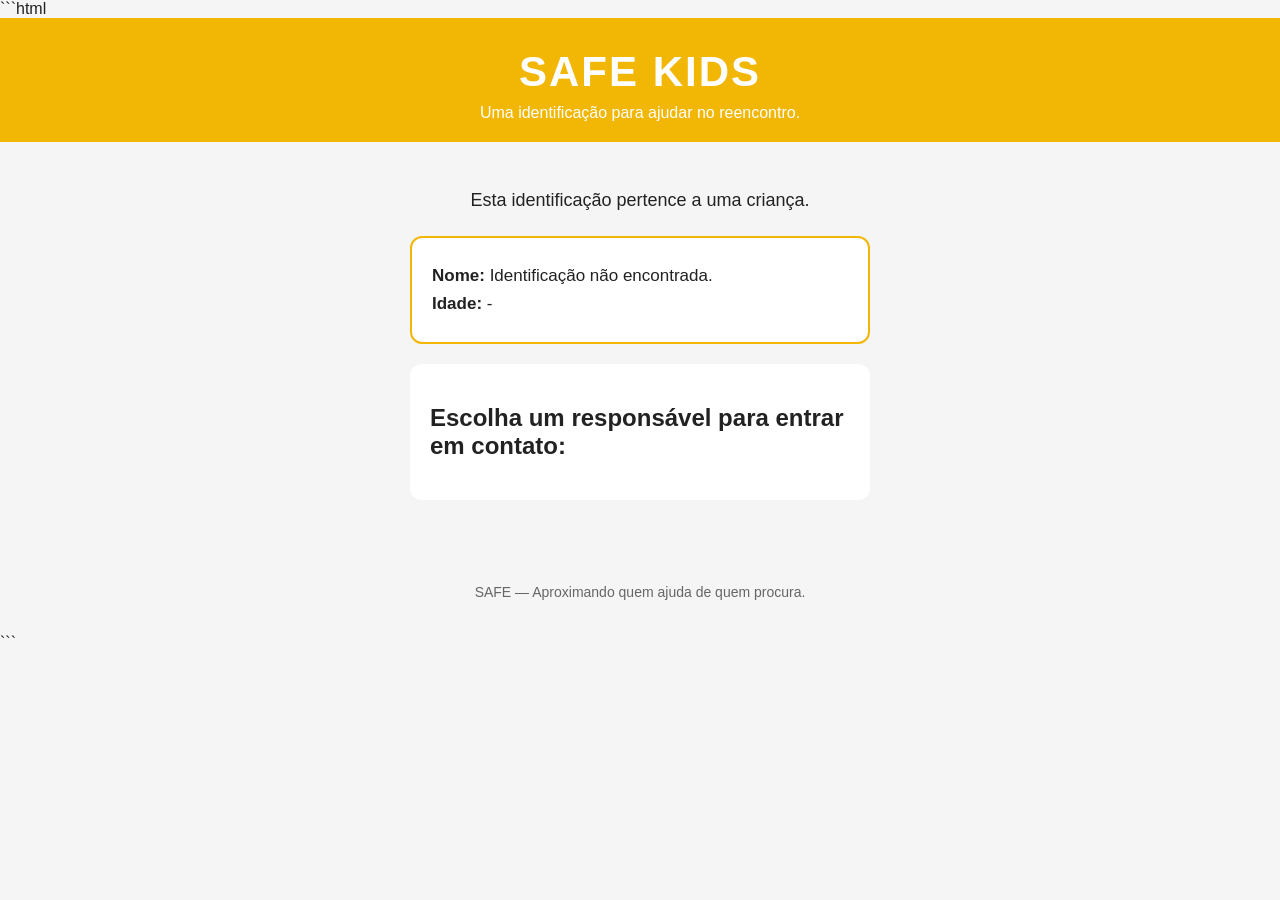
<file: index.html>
```html
<!DOCTYPE html>
<html lang="pt-BR">

<head>
    <meta charset="UTF-8">
    <meta name="viewport" content="width=device-width, initial-scale=1.0">
    <title>SAFE KIDS</title>
    <link rel="stylesheet" href="style.css">
</head>

<body>

    <header>

        <h1>SAFE KIDS</h1>

        <p>
            Uma identificação para ajudar no reencontro.
        </p>

    </header>


    <main>

        <p>
            Esta identificação pertence a uma criança.
        </p>


        <!-- DADOS DA CRIANÇA -->

        <section class="dados-crianca">

            <p>
                <strong>Nome:</strong>
                <span id="nome-crianca">
                    -
                </span>
            </p>

            <p>
                <strong>Idade:</strong>
                <span id="idade-crianca">
                    -
                </span>
            </p>

        </section>


        <!-- RESPONSÁVEIS -->

        <section>

            <h2>
                Escolha um responsável para entrar em contato:
            </h2>

            <div id="lista-responsaveis">

            </div>

        </section>


    </main>


    <footer>

        <p>
            SAFE — Aproximando quem ajuda de quem procura.
        </p>

    </footer>


    <script>

        function carregarIdentificacao() {

            const dadosSalvos =
                localStorage.getItem(
                    "safeKidsIdentificacao"
                );


            if (!dadosSalvos) {

                document.getElementById(
                    "nome-crianca"
                ).textContent =
                    "Identificação não encontrada.";

                return;

            }


            const identificacao =
                JSON.parse(dadosSalvos);


            // Verifica se a identificação está ativa

            if (!identificacao.ativa) {

                document.getElementById(
                    "nome-crianca"
                ).textContent =
                    "Identificação inativa.";

                return;

            }


            // CRIANÇA

            document.getElementById(
                "nome-crianca"
            ).textContent =
                identificacao.crianca.nome;


            document.getElementById(
                "idade-crianca"
            ).textContent =
                identificacao.crianca.idade +
                " anos";


            // RESPONSÁVEIS

            const lista =
                document.getElementById(
                    "lista-responsaveis"
                );

            lista.innerHTML = "";


            adicionarResponsavel(
                lista,
                identificacao.responsaveis.pai
            );


            adicionarResponsavel(
                lista,
                identificacao.responsaveis.mae
            );


            if (
                identificacao.responsaveis.outro
            ) {

                adicionarResponsavel(
                    lista,
                    identificacao.responsaveis.outro
                );

            }

        }


        function adicionarResponsavel(
            lista,
            responsavel
        ) {

            if (
                !responsavel ||
                !responsavel.nome
            ) {

                return;

            }


            const celular =
                (responsavel.celular || "")
                .replace(/\D/g, "");


            const whatsapp =
                (responsavel.whatsapp || "")
                .replace(/\D/g, "");


            const contato =
                document.createElement(
                    "section"
                );


            contato.innerHTML = `

                <p>
                    <strong>
                        ${responsavel.tipo}
                    </strong>
                </p>

                <p>
                    ${responsavel.nome}
                </p>

                <button
                    type="button"
                    onclick="ligar('${celular}')"
                >
                    📞 LIGAR PARA ${responsavel.nome.toUpperCase()}
                </button>

                <button
                    type="button"
                    onclick="abrirWhatsApp('${whatsapp}')"
                >
                    💬 ENVIAR WHATSAPP
                </button>

            `;


            lista.appendChild(
                contato
            );

        }


        function ligar(numero) {

            if (!numero) {

                alert(
                    "Número de telefone não cadastrado."
                );

                return;

            }


            window.location.href =
                "tel:" + numero;

        }


        function abrirWhatsApp(numero) {

            if (!numero) {

                alert(
                    "Número de WhatsApp não cadastrado."
                );

                return;

            }


            window.open(
                "https://wa.me/55" + numero,
                "_blank"
            );

        }


        carregarIdentificacao();

    </script>

</body>

</html>
```
</file>
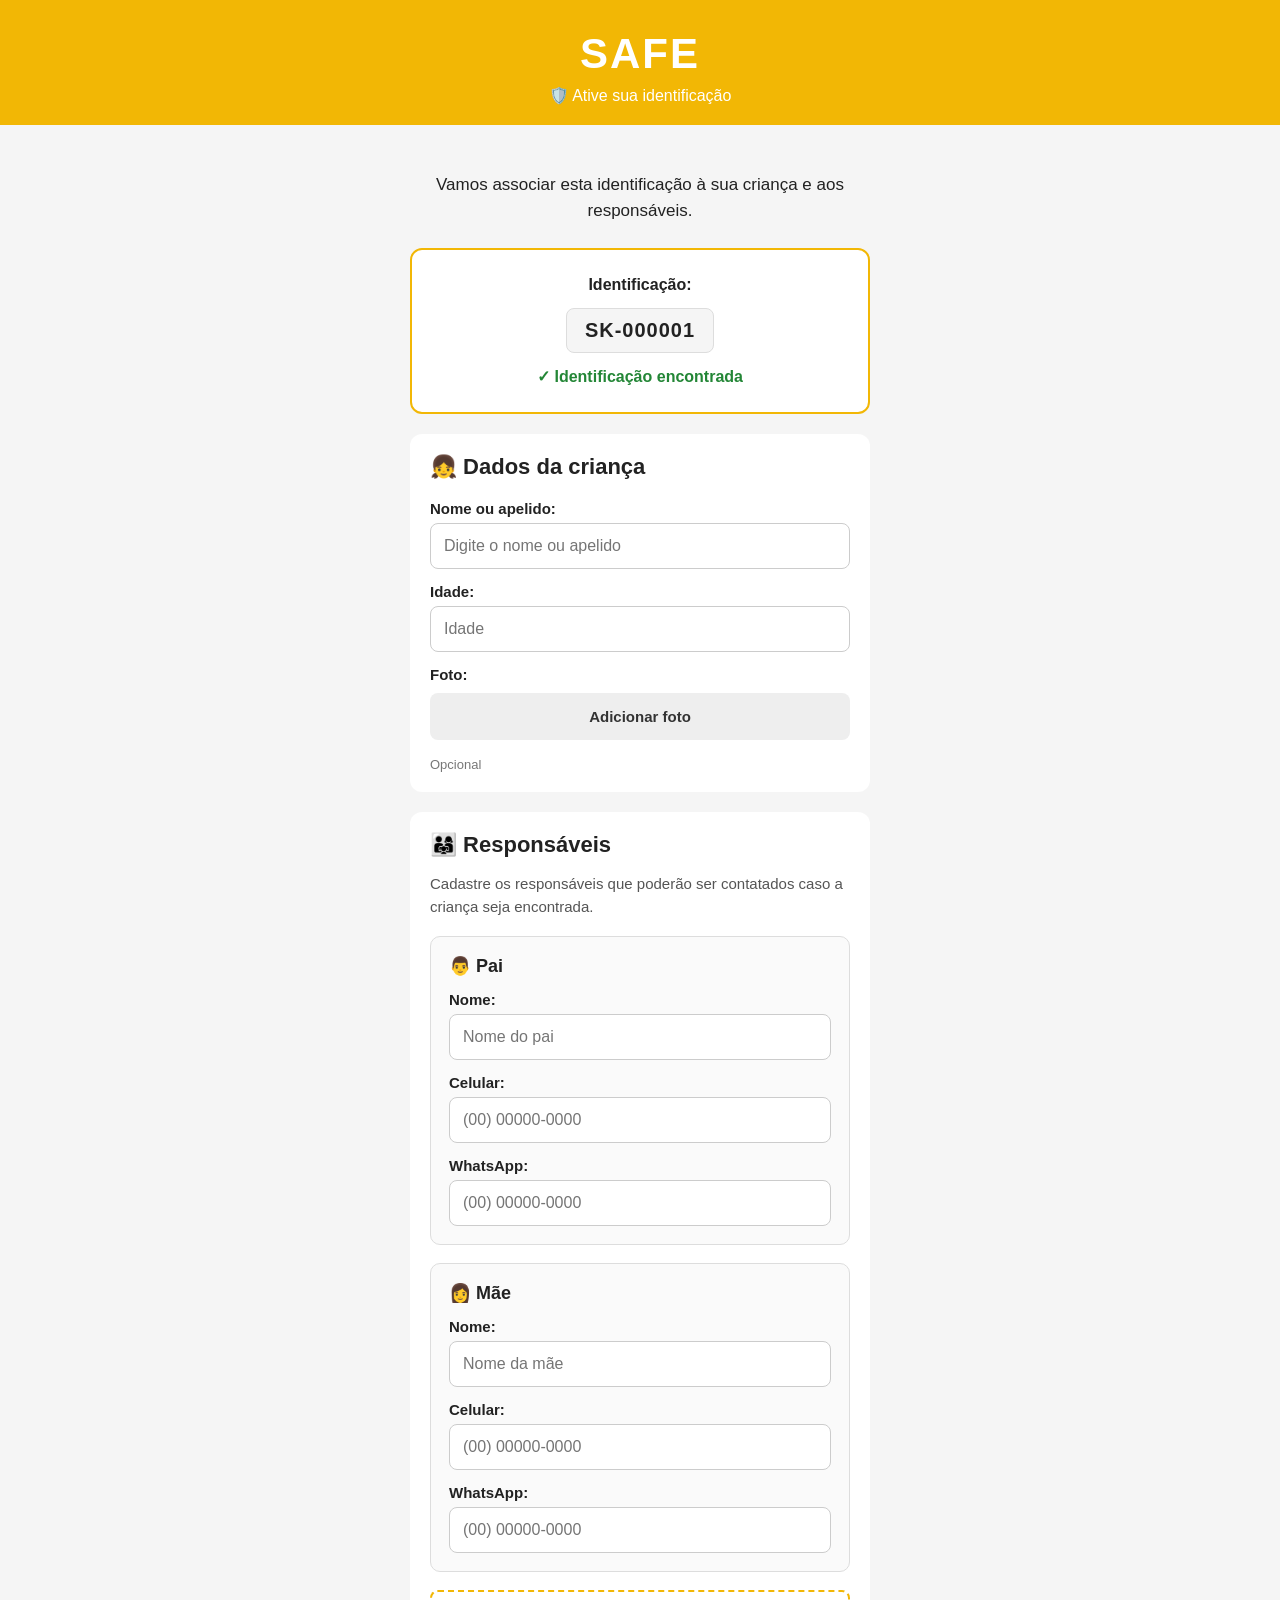
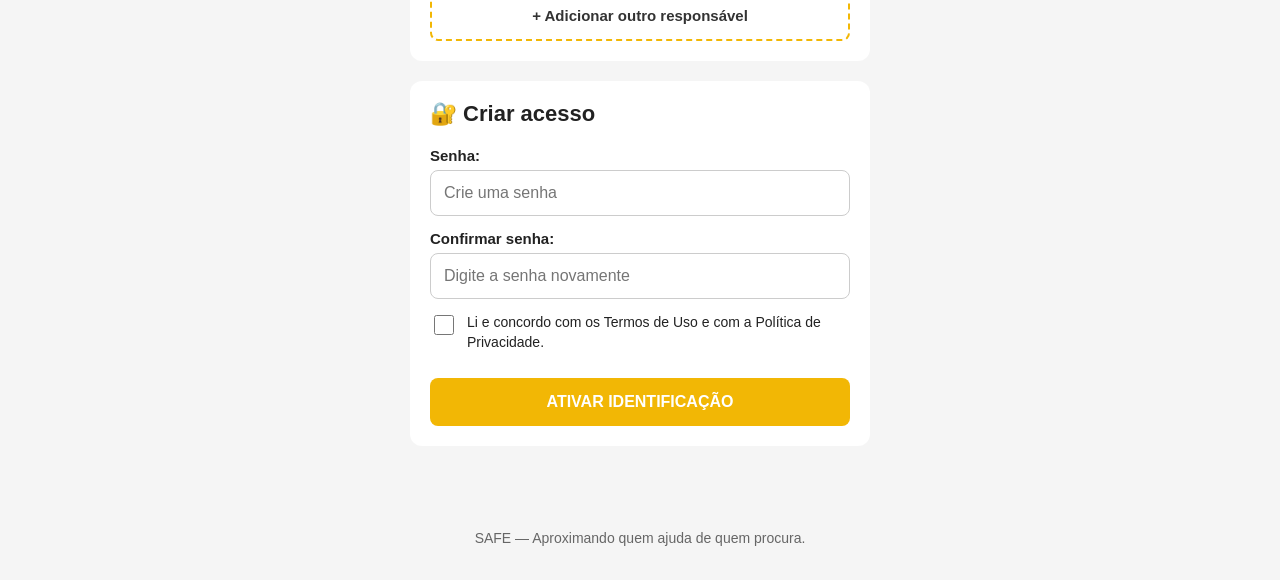
<file: ativar.html>
<!DOCTYPE html>
<html lang="pt-BR">

<head>
    <meta charset="UTF-8">
    <meta name="viewport" content="width=device-width, initial-scale=1.0">
    <title>Ativar Identificação — SAFE KIDS</title>
    <link rel="stylesheet" href="style.css">
</head>

<body>

    <header>
        <h1>SAFE</h1>
        <p>🛡️ Ative sua identificação</p>
    </header>


    <main>

        <p class="intro">
            Vamos associar esta identificação à sua criança e aos responsáveis.
        </p>


        <!-- IDENTIFICAÇÃO -->

        <section class="identificacao">

            <p>
                <strong>Identificação:</strong>
            </p>

            <div class="codigo">
                SK-000001
            </div>

            <p class="encontrada">
                ✓ Identificação encontrada
            </p>

        </section>


        <!-- DADOS DA CRIANÇA -->

        <section class="formulario">

            <h2>👧 Dados da criança</h2>


            <label for="nome-crianca">
                Nome ou apelido:
            </label>

            <input
                type="text"
                id="nome-crianca"
                placeholder="Digite o nome ou apelido"
            >


            <label for="idade">
                Idade:
            </label>

            <input
                type="number"
                id="idade"
                placeholder="Idade"
                min="0"
                max="18"
            >


            <label>
                Foto:
            </label>

            <button
                type="button"
                class="botao-secundario"
            >
                Adicionar foto
            </button>

            <p class="opcional">
                Opcional
            </p>

        </section>


        <!-- RESPONSÁVEIS -->

        <section class="formulario">

            <h2>👨‍👩‍👧 Responsáveis</h2>

            <p class="orientacao">
                Cadastre os responsáveis que poderão ser contatados
                caso a criança seja encontrada.
            </p>


            <!-- PAI -->

            <div class="responsavel">

                <h3>👨 Pai</h3>


                <label for="pai-nome">
                    Nome:
                </label>

                <input
                    type="text"
                    id="pai-nome"
                    placeholder="Nome do pai"
                >


                <label for="pai-celular">
                    Celular:
                </label>

                <input
                    type="tel"
                    id="pai-celular"
                    placeholder="(00) 00000-0000"
                    maxlength="15"
                    oninput="formatarTelefone(this)"
                >


                <label for="pai-whatsapp">
                    WhatsApp:
                </label>

                <input
                    type="tel"
                    id="pai-whatsapp"
                    placeholder="(00) 00000-0000"
                    maxlength="15"
                    oninput="formatarTelefone(this)"
                >

            </div>


            <!-- MÃE -->

            <div class="responsavel">

                <h3>👩 Mãe</h3>


                <label for="mae-nome">
                    Nome:
                </label>

                <input
                    type="text"
                    id="mae-nome"
                    placeholder="Nome da mãe"
                >


                <label for="mae-celular">
                    Celular:
                </label>

                <input
                    type="tel"
                    id="mae-celular"
                    placeholder="(00) 00000-0000"
                    maxlength="15"
                    oninput="formatarTelefone(this)"
                >


                <label for="mae-whatsapp">
                    WhatsApp:
                </label>

                <input
                    type="tel"
                    id="mae-whatsapp"
                    placeholder="(00) 00000-0000"
                    maxlength="15"
                    oninput="formatarTelefone(this)"
                >

            </div>


            <!-- OUTRO RESPONSÁVEL -->

            <div id="outros-responsaveis"></div>


            <button
                type="button"
                class="botao-adicionar"
                id="botao-adicionar"
                onclick="adicionarResponsavel()"
            >
                + Adicionar outro responsável
            </button>

        </section>


        <!-- CRIAR ACESSO -->

        <section class="formulario">

            <h2>🔐 Criar acesso</h2>


            <label for="senha">
                Senha:
            </label>

            <input
                type="password"
                id="senha"
                placeholder="Crie uma senha"
            >


            <label for="confirmar-senha">
                Confirmar senha:
            </label>

            <input
                type="password"
                id="confirmar-senha"
                placeholder="Digite a senha novamente"
            >


            <label class="termos">

                <input
                    type="checkbox"
                    id="aceite"
                >

                <span>
                    Li e concordo com os Termos de Uso e com a
                    Política de Privacidade.
                </span>

            </label>


            <button
                type="button"
                class="botao-ativar"
                onclick="ativarIdentificacao()"
            >
                ATIVAR IDENTIFICAÇÃO
            </button>

        </section>

    </main>


    <footer>

        <p>
            SAFE — Aproximando quem ajuda de quem procura.
        </p>

    </footer>


    <script>

        // =========================================
        // CONTADOR DE RESPONSÁVEIS
        // =========================================

        let contadorResponsaveis = 0;


        // =========================================
        // FORMATAÇÃO DOS TELEFONES
        // =========================================

        function formatarTelefone(campo) {

            const posicaoOriginal =
                campo.selectionStart;

            const valorOriginal =
                campo.value;

            const numerosAntes =
                valorOriginal
                    .substring(0, posicaoOriginal)
                    .replace(/\D/g, "")
                    .length;

            let numeros =
                valorOriginal.replace(/\D/g, "");

            numeros =
                numeros.substring(0, 11);


            let formatado = "";


            if (numeros.length <= 2) {

                formatado = numeros;

            } else if (numeros.length <= 7) {

                formatado =
                    "(" +
                    numeros.substring(0, 2) +
                    ") " +
                    numeros.substring(2);

            } else {

                formatado =
                    "(" +
                    numeros.substring(0, 2) +
                    ") " +
                    numeros.substring(2, 7) +
                    "-" +
                    numeros.substring(7);

            }


            campo.value = formatado;


            let novaPosicao = 0;
            let quantidadeNumeros = 0;


            for (
                let i = 0;
                i < formatado.length;
                i++
            ) {

                if (/\d/.test(formatado[i])) {

                    quantidadeNumeros++;

                }


                if (
                    quantidadeNumeros >=
                    numerosAntes
                ) {

                    novaPosicao = i + 1;

                    break;

                }

            }


            if (
                numerosAntes >=
                numeros.length
            ) {

                novaPosicao =
                    formatado.length;

            }


            campo.setSelectionRange(
                novaPosicao,
                novaPosicao
            );

        }


        // =========================================
        // ADICIONAR OUTRO RESPONSÁVEL
        // =========================================

        function adicionarResponsavel() {

            if (
                contadorResponsaveis >= 1
            ) {

                return;

            }


            contadorResponsaveis++;


            const container =
                document.getElementById(
                    "outros-responsaveis"
                );


            const novoResponsavel =
                document.createElement("div");


            novoResponsavel.className =
                "responsavel";


            novoResponsavel.innerHTML = `

                <h3>👤 Outro responsável</h3>


                <label>
                    Nome:
                </label>

                <input
                    type="text"
                    id="outro-nome"
                    placeholder="Nome do responsável"
                >


                <label>
                    Parentesco:
                </label>

                <input
                    type="text"
                    id="outro-parentesco"
                    placeholder="Ex.: Avó, tio, responsável"
                >


                <label>
                    Celular:
                </label>

                <input
                    type="tel"
                    id="outro-celular"
                    placeholder="(00) 00000-0000"
                    maxlength="15"
                    oninput="formatarTelefone(this)"
                >


                <label>
                    WhatsApp:
                </label>

                <input
                    type="tel"
                    id="outro-whatsapp"
                    placeholder="(00) 00000-0000"
                    maxlength="15"
                    oninput="formatarTelefone(this)"
                >

            `;


            container.appendChild(
                novoResponsavel
            );


            document
                .getElementById(
                    "botao-adicionar"
                )
                .style.display = "none";

        }


        // =========================================
        // PEGAR VALOR DO CAMPO
        // =========================================

        function pegarValor(id) {

            const campo =
                document.getElementById(id);

            if (!campo) {

                return "";

            }

            return campo.value.trim();

        }


        // =========================================
        // ATIVAR IDENTIFICAÇÃO
        // =========================================

        function ativarIdentificacao() {

            const senha =
                pegarValor("senha");


            const confirmarSenha =
                pegarValor("confirmar-senha");


            const aceite =
                document.getElementById(
                    "aceite"
                ).checked;


            // Verificar senha

            if (
                senha === "" ||
                confirmarSenha === ""
            ) {

                alert(
                    "Digite e confirme sua senha."
                );

                return;

            }


            // Verificar confirmação

            if (
                senha !== confirmarSenha
            ) {

                alert(
                    "As senhas não são iguais."
                );

                return;

            }


            // Verificar termos

            if (!aceite) {

                alert(
                    "É necessário aceitar os Termos de Uso e a Política de Privacidade."
                );

                return;

            }


            // =====================================
            // MONTAR DADOS DA CRIANÇA
            // =====================================

            const dadosCrianca = {

                nome:
                    pegarValor("nome-crianca"),

                idade:
                    pegarValor("idade")

            };


            // =====================================
            // MONTAR DADOS DO PAI
            // =====================================

            const pai = {

                tipo: "Pai",

                nome:
                    pegarValor("pai-nome"),

                celular:
                    pegarValor("pai-celular"),

                whatsapp:
                    pegarValor("pai-whatsapp")

            };


            // =====================================
            // MONTAR DADOS DA MÃE
            // =====================================

            const mae = {

                tipo: "Mãe",

                nome:
                    pegarValor("mae-nome"),

                celular:
                    pegarValor("mae-celular"),

                whatsapp:
                    pegarValor("mae-whatsapp")

            };


            // =====================================
            // OUTRO RESPONSÁVEL
            // =====================================

            let outro = null;


            if (
                contadorResponsaveis >= 1
            ) {

                outro = {

                    tipo:
                        "Outro responsável",

                    nome:
                        pegarValor("outro-nome"),

                    parentesco:
                        pegarValor(
                            "outro-parentesco"
                        ),

                    celular:
                        pegarValor(
                            "outro-celular"
                        ),

                    whatsapp:
                        pegarValor(
                            "outro-whatsapp"
                        )

                };

            }


            // =====================================
            // DADOS COMPLETOS DA IDENTIFICAÇÃO
            // =====================================

            const identificacao = {

                codigo: "SK-000001",

                ativa: true,

                crianca:
                    dadosCrianca,

                responsaveis: {

                    pai:
                        pai,

                    mae:
                        mae,

                    outro:
                        outro

                }

            };


            // =====================================
            // GUARDAR OS DADOS NO NAVEGADOR
            // =====================================

            localStorage.setItem(
                "safeKidsIdentificacao",
                JSON.stringify(
                    identificacao
                )
            );


            // =====================================
            // IR PARA A TELA 3
            // =====================================

            window.location.href =
                "sucesso.html";

        }

    </script>

</body>

</html>
</file>
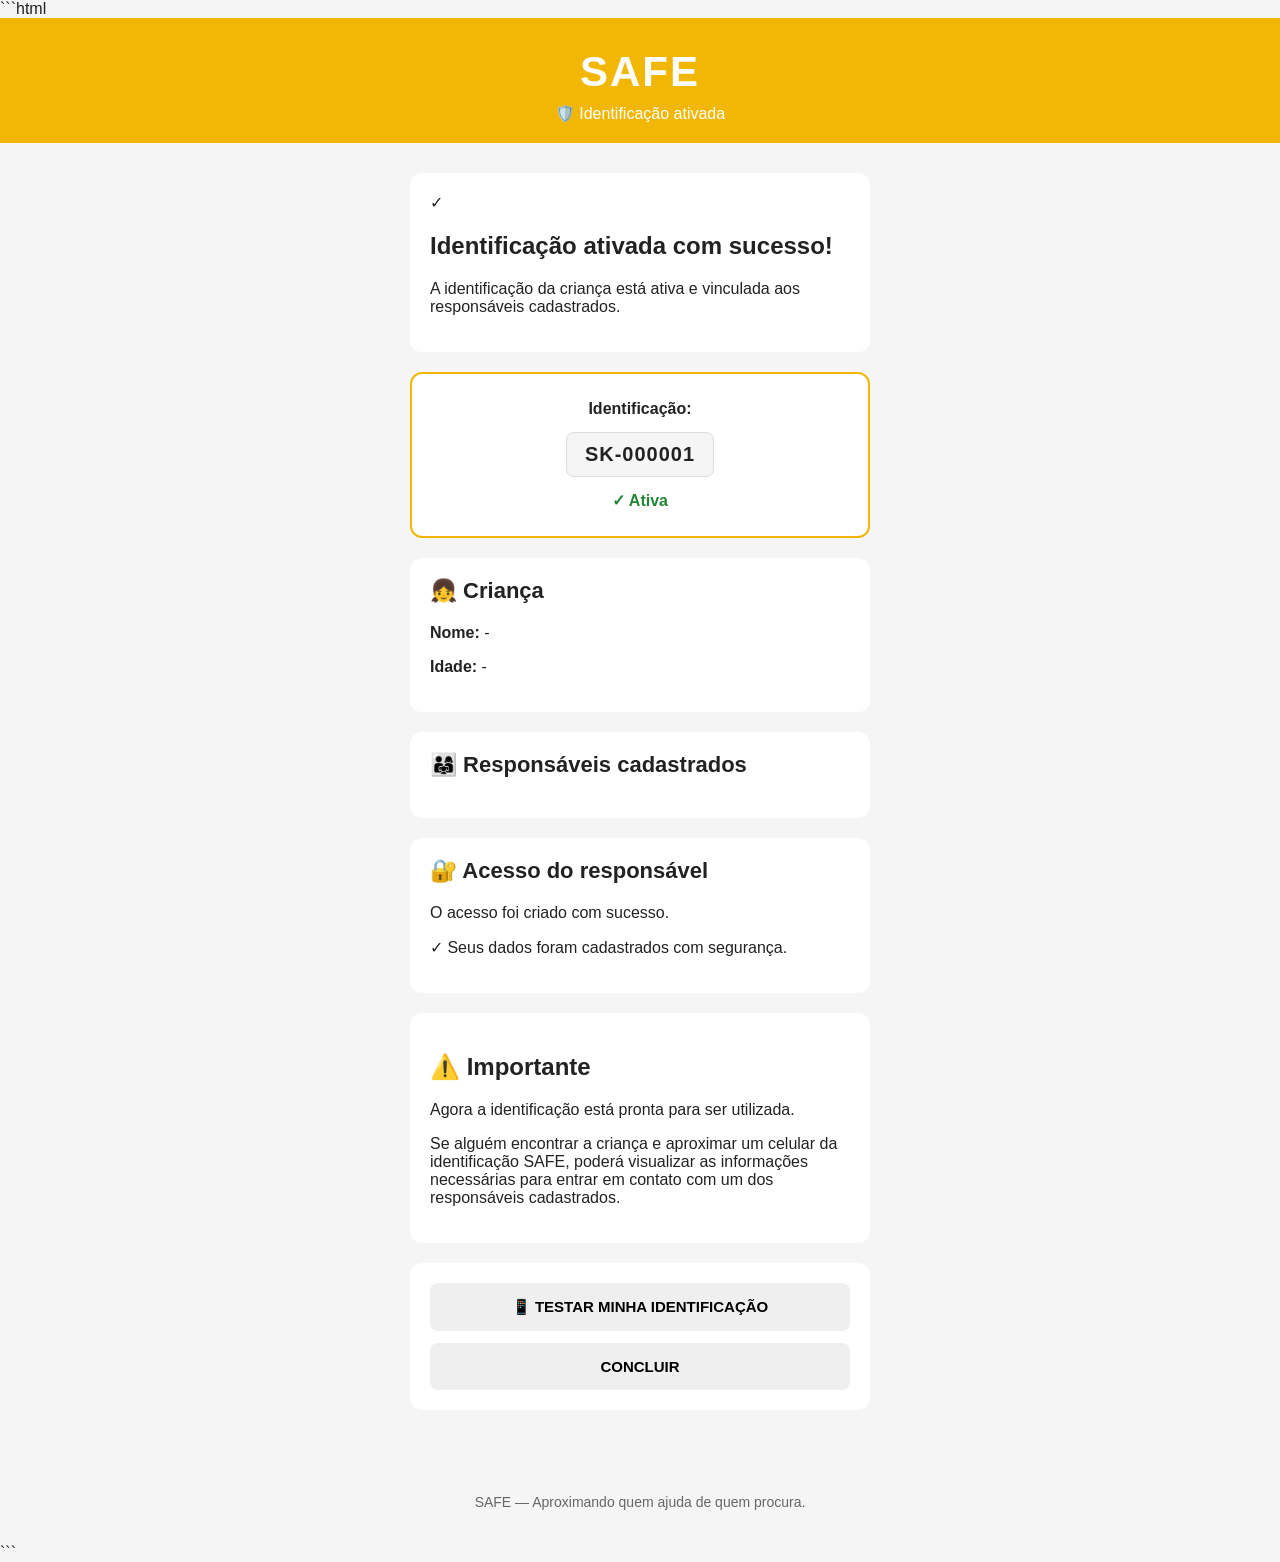
<file: sucesso.html>
```html
<!DOCTYPE html>
<html lang="pt-BR">

<head>
    <meta charset="UTF-8">
    <meta name="viewport" content="width=device-width, initial-scale=1.0">
    <title>Identificação Ativada — SAFE KIDS</title>
    <link rel="stylesheet" href="style.css">
</head>

<body>

    <header>
        <h1>SAFE</h1>
        <p>🛡️ Identificação ativada</p>
    </header>

    <main>

        <section class="sucesso">

            <div class="icone-sucesso">
                ✓
            </div>

            <h2>Identificação ativada com sucesso!</h2>

            <p>
                A identificação da criança está ativa e vinculada
                aos responsáveis cadastrados.
            </p>

        </section>


        <!-- IDENTIFICAÇÃO -->

        <section class="identificacao">

            <p>
                <strong>Identificação:</strong>
            </p>

            <div class="codigo" id="codigo-identificacao">
                SK-000001
            </div>

            <p class="encontrada">
                ✓ Ativa
            </p>

        </section>


        <!-- CRIANÇA -->

        <section class="formulario">

            <h2>👧 Criança</h2>

            <div class="resumo">

                <p>
                    <strong>Nome:</strong>
                    <span id="nome-crianca">-</span>
                </p>

                <p>
                    <strong>Idade:</strong>
                    <span id="idade-crianca">-</span>
                </p>

            </div>

        </section>


        <!-- RESPONSÁVEIS -->

        <section class="formulario">

            <h2>👨‍👩‍👧 Responsáveis cadastrados</h2>

            <div class="resumo" id="lista-responsaveis">

            </div>

        </section>


        <!-- ACESSO -->

        <section class="formulario">

            <h2>🔐 Acesso do responsável</h2>

            <div class="resumo">

                <p>
                    O acesso foi criado com sucesso.
                </p>

                <p class="seguranca">
                    ✓ Seus dados foram cadastrados com segurança.
                </p>

            </div>

        </section>


        <!-- IMPORTANTE -->

        <section class="aviso">

            <h2>⚠️ Importante</h2>

            <p>
                Agora a identificação está pronta para ser utilizada.
            </p>

            <p>
                Se alguém encontrar a criança e aproximar um celular
                da identificação SAFE, poderá visualizar as informações
                necessárias para entrar em contato com um dos
                responsáveis cadastrados.
            </p>

        </section>


        <!-- AÇÕES -->

        <section class="acoes">

            <button
                type="button"
                class="botao-testar"
                onclick="testarIdentificacao()"
            >
                📱 TESTAR MINHA IDENTIFICAÇÃO
            </button>

            <button
                type="button"
                class="botao-concluir"
                onclick="concluir()"
            >
                CONCLUIR
            </button>

        </section>

    </main>


    <footer>

        <p>
            SAFE — Aproximando quem ajuda de quem procura.
        </p>

    </footer>


    <script>

        function carregarDados() {

            const dadosSalvos =
                localStorage.getItem(
                    "safeKidsIdentificacao"
                );

            if (!dadosSalvos) {

                alert(
                    "Não foi possível encontrar os dados da identificação."
                );

                return;

            }

            const identificacao =
                JSON.parse(dadosSalvos);


            // IDENTIFICAÇÃO

            document.getElementById(
                "codigo-identificacao"
            ).textContent =
                identificacao.codigo;


            // CRIANÇA

            document.getElementById(
                "nome-crianca"
            ).textContent =
                identificacao.crianca.nome;


            document.getElementById(
                "idade-crianca"
            ).textContent =
                identificacao.crianca.idade +
                " anos";


            // RESPONSÁVEIS

            const lista =
                document.getElementById(
                    "lista-responsaveis"
                );

            lista.innerHTML = "";


            adicionarResponsavel(
                lista,
                identificacao.responsaveis.pai
            );


            adicionarResponsavel(
                lista,
                identificacao.responsaveis.mae
            );


            if (
                identificacao.responsaveis.outro
            ) {

                adicionarResponsavel(
                    lista,
                    identificacao.responsaveis.outro
                );

            }

        }


        function adicionarResponsavel(
            lista,
            responsavel
        ) {

            if (
                !responsavel ||
                !responsavel.nome
            ) {

                return;

            }


            const contato =
                document.createElement(
                    "div"
                );

            contato.className =
                "contato";


            let parentesco = "";

            if (
                responsavel.parentesco
            ) {

                parentesco =
                    " — " +
                    responsavel.parentesco;

            }


            // Remove máscara do telefone

            const celular =
                (responsavel.celular || "")
                .replace(/\D/g, "");


            const whatsapp =
                (responsavel.whatsapp || "")
                .replace(/\D/g, "");


            contato.innerHTML = `

                <h3>👤 ${responsavel.tipo}</h3>

                <p>
                    ${responsavel.nome}${parentesco}
                </p>

                <div class="botoes-contato">

                    <button
                        type="button"
                        onclick="ligar('${celular}')"
                    >
                        📞 Ligar
                    </button>

                    <button
                        type="button"
                        onclick="abrirWhatsApp('${whatsapp}')"
                    >
                        💬 WhatsApp
                    </button>

                </div>

            `;


            lista.appendChild(
                contato
            );

        }


        function ligar(numero) {

            if (!numero) {

                alert(
                    "Número de telefone não cadastrado."
                );

                return;

            }


            window.location.href =
                "tel:" + numero;

        }


        function abrirWhatsApp(numero) {

            if (!numero) {

                alert(
                    "Número de WhatsApp não cadastrado."
                );

                return;

            }


            window.open(
                "https://wa.me/55" + numero,
                "_blank"
            );

        }


        function testarIdentificacao() {

            alert(
                "Aproxime o celular da identificação SAFE para realizar o teste."
            );

        }


        function concluir() {

            alert(
                "Cadastro concluído. Sua identificação SAFE está pronta para uso."
            );

        }


        // Carrega os dados assim que a página abre

        carregarDados();

    </script>

</body>

</html>
```
</file>
<file: style.css>
* {
    box-sizing: border-box;
}

body {
    margin: 0;
    font-family: Arial, sans-serif;
    background: #f5f5f5;
    color: #222;
}

header {
    text-align: center;
    padding: 30px 20px 20px;
    background: #f2b705;
    color: #ffffff;
}

header h1 {
    margin: 0;
    font-size: 42px;
    letter-spacing: 2px;
}

header p {
    margin: 8px 0 0;
    font-size: 16px;
}

main {
    max-width: 500px;
    margin: 0 auto;
    padding: 30px 20px;
}

main > p {
    text-align: center;
    font-size: 18px;
    margin-bottom: 25px;
}

section {
    background: #ffffff;
    padding: 20px;
    margin-bottom: 20px;
    border-radius: 12px;
}

button {
    width: 100%;
    padding: 15px;
    margin-bottom: 12px;
    border: none;
    border-radius: 8px;
    font-size: 15px;
    font-weight: bold;
    cursor: pointer;
}

button:last-child {
    margin-bottom: 0;
}

footer {
    text-align: center;
    padding: 20px;
    font-size: 14px;
    color: #666;
}

.dados-crianca {
    border: 2px solid #f2b705;
    text-align: left;
}

.dados-crianca p {
    margin: 8px 0;
    font-size: 17px;
}

button:hover {
    transform: scale(1.02);
}

footer {
    text-align: center;
    padding: 20px;
    font-size: 14px;
    color: #666;
}

.mensagem {
    display: none;
    position: fixed;
    top: 0;
    left: 0;
    width: 100%;
    height: 100%;
    background: rgba(0, 0, 0, 0.6);
    justify-content: center;
    align-items: center;
    padding: 20px;
}

.mensagem-caixa {
    width: 100%;
    max-width: 400px;
    background: #ffffff;
    padding: 30px 25px;
    border-radius: 15px;
    text-align: center;
}

.mensagem-caixa h2 {
    margin-top: 0;
    font-size: 28px;
}

.mensagem-caixa p {
    font-size: 20px;
    line-height: 1.4;
}

.mensagem-caixa button {
    margin-top: 15px;
    margin-bottom: 0;
}

/* =========================================
   TELA 2 — ATIVAR IDENTIFICAÇÃO
   SAFE KIDS
   ========================================= */

.intro {
    text-align: center;
    font-size: 17px;
    line-height: 1.5;
    margin-bottom: 25px;
}

.identificacao {
    border: 2px solid #f2b705;
    text-align: center;
}

.identificacao p {
    margin: 6px 0;
}

.codigo {
    display: inline-block;
    background: #f5f5f5;
    border: 1px solid #ddd;
    border-radius: 8px;
    padding: 10px 18px;
    margin: 8px 0;
    font-size: 20px;
    font-weight: bold;
    letter-spacing: 1px;
}

.encontrada {
    color: #238636;
    font-weight: bold;
}

.formulario h2 {
    margin-top: 0;
    margin-bottom: 20px;
    font-size: 22px;
}

.formulario label {
    display: block;
    margin-top: 14px;
    margin-bottom: 6px;
    font-weight: bold;
    font-size: 15px;
}

.formulario input[type="text"],
.formulario input[type="number"],
.formulario input[type="tel"],
.formulario input[type="password"] {
    width: 100%;
    padding: 13px;
    border: 1px solid #ccc;
    border-radius: 8px;
    font-size: 16px;
    outline: none;
}

.formulario input:focus {
    border-color: #f2b705;
    box-shadow: 0 0 0 2px rgba(242, 183, 5, 0.15);
}

.opcional {
    margin: 5px 0 0;
    color: #777;
    font-size: 13px;
}

.orientacao {
    color: #555;
    font-size: 15px;
    line-height: 1.5;
    margin-top: -5px;
}

.responsavel {
    border: 1px solid #ddd;
    border-radius: 10px;
    padding: 18px;
    margin-top: 18px;
    background: #fafafa;
}

.responsavel h3 {
    margin: 0 0 12px;
    font-size: 18px;
}

.botao-secundario {
    background: #eeeeee;
    color: #333;
    margin-top: 4px;
}

.botao-adicionar {
    background: #ffffff;
    color: #333;
    border: 2px dashed #f2b705;
    margin-top: 18px;
}

.botao-ativar {
    background: #f2b705;
    color: #ffffff;
    font-size: 16px;
    margin-top: 20px;
}

.termos {
    display: flex !important;
    align-items: flex-start;
    gap: 10px;
    font-weight: normal !important;
    line-height: 1.4;
}

.termos input[type="checkbox"] {
    width: 20px;
    height: 20px;
    flex-shrink: 0;
    margin-top: 2px;
}

.termos span {
    font-size: 14px;
    font-weight: normal;
}

@media (max-width: 480px) {

    header h1 {
        font-size: 36px;
    }

    main {
        padding: 20px 15px;
    }

    section {
        padding: 18px;
    }

    .formulario h2 {
        font-size: 20px;
    }

    .responsavel {
        padding: 15px;
    }

}
</file>
